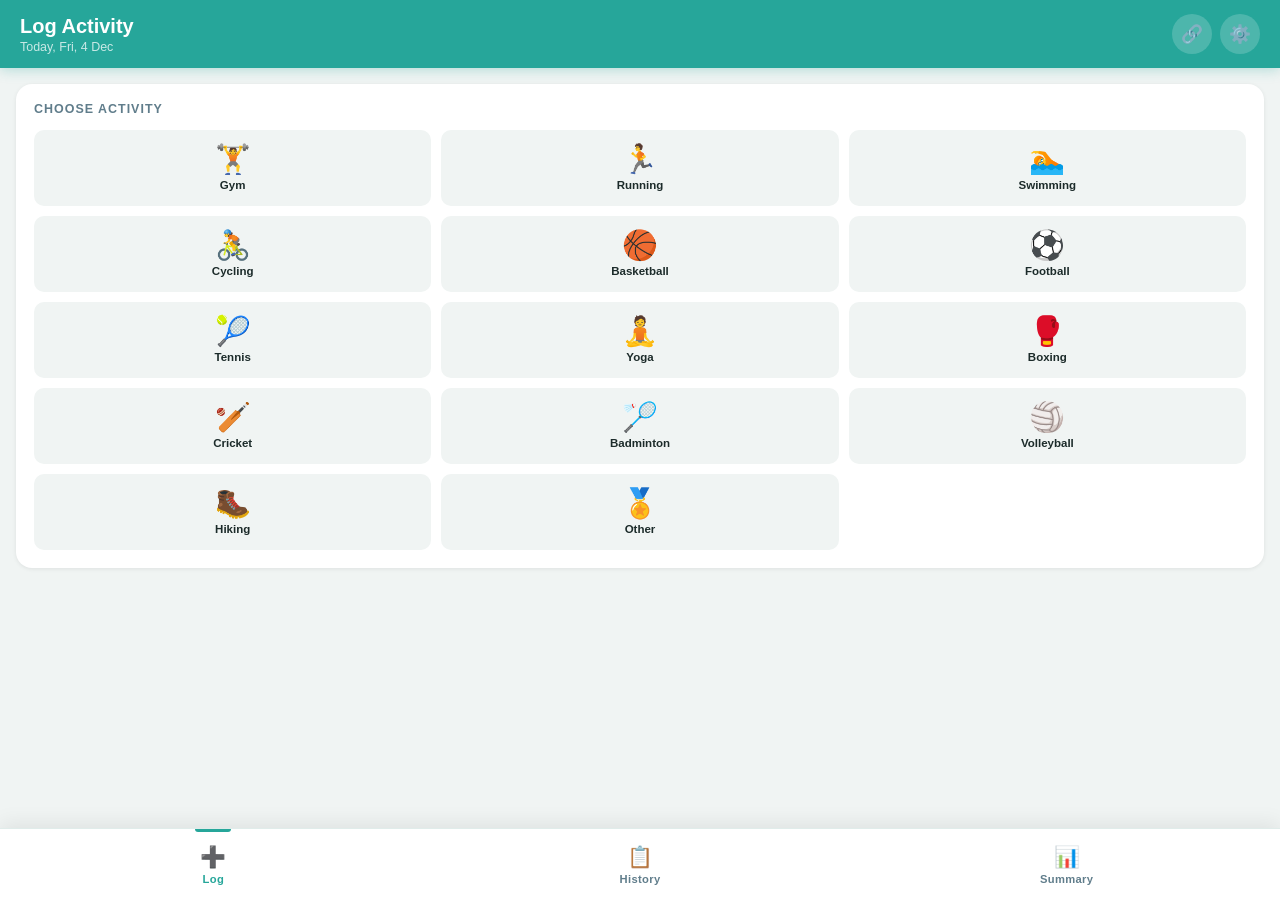
<file: index.html>
<!DOCTYPE html>
<html lang="en">
<head>
  <meta charset="UTF-8">
  <meta name="viewport" content="width=device-width, initial-scale=1.0, maximum-scale=1.0, user-scalable=no">
  <meta name="theme-color" content="#26A69A">
  <meta name="apple-mobile-web-app-capable" content="yes">
  <meta name="apple-mobile-web-app-status-bar-style" content="black-translucent">
  <meta name="apple-mobile-web-app-title" content="ActiveTrack">
  <title>ActiveTrack</title>
  <link rel="manifest" href="manifest.json">
  <link rel="stylesheet" href="styles.css">
</head>
<body>
<div id="app">

  <!-- ── Header ─────────────────────────────────────────────────── -->
  <header id="header">
    <div class="header-content">
      <div class="header-left">
        <h1 id="page-title">Log Activity</h1>
        <p class="subtitle">Today, <span id="today-date"></span></p>
      </div>
      <div class="header-right">
        <button id="google-btn" class="icon-btn" title="Connect Google Calendar" onclick="toggleGoogleAuth()">🔗</button>
        <button class="icon-btn" title="Settings" onclick="showSettings()">⚙️</button>
      </div>
    </div>
  </header>

  <!-- ── Main content ───────────────────────────────────────────── -->
  <main id="main-content">

    <!-- LOG TAB -->
    <section id="tab-log" class="tab-content active">
      <div class="section-card">
        <div class="section-title">Choose Activity</div>
        <div class="activity-grid" id="activity-grid"></div>
      </div>

      <div class="section-card" id="time-section" style="display:none">
        <div class="section-title">Set Time &amp; Duration</div>

        <div class="input-group">
          <label for="activity-date">Date</label>
          <input type="date" id="activity-date">
        </div>

        <div class="input-row">
          <div class="input-group">
            <label for="activity-start">Start Time</label>
            <input type="time" id="activity-start">
          </div>
          <div class="input-group">
            <label for="activity-duration">Duration</label>
            <select id="activity-duration">
              <option value="15">15 min</option>
              <option value="30">30 min</option>
              <option value="45">45 min</option>
              <option value="60" selected>1 hour</option>
              <option value="90">1.5 hours</option>
              <option value="120">2 hours</option>
              <option value="150">2.5 hours</option>
              <option value="180">3 hours</option>
              <option value="custom">Custom…</option>
            </select>
          </div>
        </div>

        <div class="input-group" id="custom-duration-group" style="display:none">
          <label for="custom-duration">Custom (minutes)</label>
          <input type="number" id="custom-duration" min="1" max="600" placeholder="e.g. 75">
        </div>

        <div class="input-group">
          <label for="activity-notes">Notes <span class="text-muted">(optional)</span></label>
          <textarea id="activity-notes" rows="2" placeholder="e.g. Personal best, 5K in 24 mins…"></textarea>
        </div>

        <div id="calendar-sync-row" class="sync-row">
          <span class="sync-label">📅 Sync to Google Calendar</span>
          <label class="toggle">
            <input type="checkbox" id="sync-toggle" checked>
            <span class="toggle-slider"></span>
          </label>
        </div>

        <button id="save-btn" class="primary-btn" onclick="saveActivity()">
          <span>Save Activity</span>
          <span class="btn-icon">✓</span>
        </button>
      </div>
    </section>

    <!-- HISTORY TAB -->
    <section id="tab-history" class="tab-content">
      <div class="filter-row">
        <input type="month" id="history-month" onchange="renderHistory()">
        <button id="filter-all" class="filter-btn active" onclick="filterHistory('all')">All</button>
        <span id="filter-chips"></span>
      </div>
      <div id="history-list"></div>
    </section>

    <!-- SUMMARY TAB -->
    <section id="tab-summary" class="tab-content">
      <div class="month-nav">
        <button class="nav-btn" onclick="changeMonth(-1)">‹</button>
        <h2 id="summary-month-label"></h2>
        <button class="nav-btn" onclick="changeMonth(1)">›</button>
      </div>

      <div class="stats-grid" id="stats-grid"></div>

      <div class="section-card">
        <div class="section-title">Activity Breakdown</div>
        <div id="sport-breakdown"></div>
      </div>

      <div class="section-card">
        <div class="section-title">Month at a Glance</div>
        <div id="calendar-heatmap"></div>
      </div>
    </section>

  </main><!-- /main-content -->

  <!-- ── Bottom Nav ─────────────────────────────────────────────── -->
  <nav id="bottom-nav">
    <button class="nav-item active" data-tab="log">
      <span class="nav-icon">➕</span>
      <span class="nav-label">Log</span>
    </button>
    <button class="nav-item" data-tab="history">
      <span class="nav-icon">📋</span>
      <span class="nav-label">History</span>
    </button>
    <button class="nav-item" data-tab="summary">
      <span class="nav-icon">📊</span>
      <span class="nav-label">Summary</span>
    </button>
  </nav>

</div><!-- /app -->

<!-- ── Settings modal ──────────────────────────────────────────── -->
<div id="settings-modal" class="modal" style="display:none" onclick="closeSettings()">
  <div class="modal-card" onclick="event.stopPropagation()">
    <div class="modal-header">
      <h3>Settings</h3>
      <button class="close-btn" onclick="closeSettings()">×</button>
    </div>

    <div class="input-group">
      <label for="google-client-id">Google OAuth Client ID</label>
      <input type="text" id="google-client-id" placeholder="xxxx.apps.googleusercontent.com">
      <p class="hint">Required for Google Calendar sync.
        <a href="#" onclick="return showSetupGuide()">How to get it?</a></p>
    </div>

    <div id="setup-guide" style="display:none;margin-bottom:16px">
      <ol class="setup-steps">
        <li>Go to <strong>console.cloud.google.com</strong></li>
        <li>Create a project (or select an existing one)</li>
        <li>Enable the <strong>Google Calendar API</strong></li>
        <li>Go to <em>APIs &amp; Services → Credentials</em></li>
        <li>Create an <strong>OAuth 2.0 Client ID</strong> (Web application)</li>
        <li>Add your app URL to <em>Authorised JavaScript origins</em><br>
            (use <code>http://localhost:PORT</code> for local testing)</li>
        <li>Copy the Client ID and paste it above</li>
      </ol>
    </div>

    <button class="primary-btn" onclick="persistSettings()" style="margin-top:4px">
      <span>Save Settings</span>
    </button>
  </div>
</div>

<!-- ── Toast ───────────────────────────────────────────────────── -->
<div id="toast" class="toast"></div>

<script src="app.js"></script>
</body>
</html>
</file>
<file: styles.css>
/* ─── Reset & Base ─────────────────────────────────────────────── */
*, *::before, *::after { box-sizing: border-box; margin: 0; padding: 0; }

:root {
  --primary:        #26A69A;
  --primary-dark:   #00796B;
  --primary-light:  #E0F2F1;
  --accent:         #FF7043;
  --bg:             #F0F4F3;
  --card:           #FFFFFF;
  --text:           #1C2B2A;
  --text-soft:      #607D8B;
  --border:         #E0ECEA;
  --shadow-s:       0 1px 4px rgba(0,0,0,.08);
  --shadow-m:       0 4px 16px rgba(0,0,0,.10);
  --shadow-l:       0 8px 32px rgba(0,0,0,.14);
  --radius-s:       10px;
  --radius-m:       16px;
  --radius-l:       24px;
  --nav-h:          72px;
  --header-h:       68px;
  --transition:     .22s cubic-bezier(.4,0,.2,1);
}

html { font-size: 16px; -webkit-text-size-adjust: 100%; }
body {
  font-family: -apple-system, BlinkMacSystemFont, 'Segoe UI', Roboto, sans-serif;
  background: var(--bg);
  color: var(--text);
  min-height: 100dvh;
  overflow-x: hidden;
}

/* ─── App Shell ─────────────────────────────────────────────────── */
#app { display: flex; flex-direction: column; height: 100dvh; }

/* ─── Header ────────────────────────────────────────────────────── */
#header {
  position: sticky; top: 0; z-index: 100;
  background: var(--primary);
  height: var(--header-h);
  box-shadow: 0 2px 12px rgba(38,166,154,.30);
}
.header-content {
  display: flex; align-items: center; justify-content: space-between;
  height: 100%; padding: 0 20px;
}
#page-title { font-size: 1.25rem; font-weight: 700; color: #fff; line-height: 1.2; }
.subtitle    { font-size: .78rem; color: rgba(255,255,255,.75); margin-top: 2px; }
.header-right { display: flex; gap: 8px; }
.icon-btn {
  width: 40px; height: 40px; border-radius: 50%; border: none;
  background: rgba(255,255,255,.18); color: #fff; font-size: 1.1rem;
  cursor: pointer; display: flex; align-items: center; justify-content: center;
  transition: background var(--transition);
}
.icon-btn:active { background: rgba(255,255,255,.30); }
.google-connected { background: rgba(255,255,255,.30) !important; }

/* ─── Main / Tabs ───────────────────────────────────────────────── */
#main-content {
  flex: 1; overflow-y: auto; overflow-x: hidden;
  padding: 16px 16px calc(var(--nav-h) + 16px);
  scroll-behavior: smooth;
}
.tab-content { display: none; }
.tab-content.active { display: block; animation: fadeIn .2s ease; }
@keyframes fadeIn { from { opacity: 0; transform: translateY(6px); } to { opacity: 1; } }

/* ─── Bottom Nav ────────────────────────────────────────────────── */
#bottom-nav {
  position: fixed; bottom: 0; left: 0; right: 0;
  height: var(--nav-h);
  background: var(--card);
  border-top: 1px solid var(--border);
  display: flex;
  box-shadow: 0 -4px 20px rgba(0,0,0,.08);
  padding-bottom: env(safe-area-inset-bottom);
  z-index: 100;
}
.nav-item {
  flex: 1; border: none; background: none; cursor: pointer;
  display: flex; flex-direction: column; align-items: center; justify-content: center;
  gap: 4px; color: var(--text-soft); transition: color var(--transition);
  position: relative;
}
.nav-item.active { color: var(--primary); }
.nav-item.active::before {
  content: ''; position: absolute; top: 0; left: 50%; transform: translateX(-50%);
  width: 36px; height: 3px; background: var(--primary); border-radius: 0 0 4px 4px;
}
.nav-icon  { font-size: 1.3rem; }
.nav-label { font-size: .7rem; font-weight: 600; letter-spacing: .03em; }

/* ─── Cards ─────────────────────────────────────────────────────── */
.section-card {
  background: var(--card); border-radius: var(--radius-m);
  padding: 18px; margin-bottom: 14px;
  box-shadow: var(--shadow-s);
}
.section-title {
  font-size: .78rem; font-weight: 700; text-transform: uppercase;
  letter-spacing: .08em; color: var(--text-soft); margin-bottom: 14px;
}

/* ─── Activity Grid ─────────────────────────────────────────────── */
.activity-grid {
  display: grid; grid-template-columns: repeat(3, 1fr); gap: 10px;
}
.activity-chip {
  display: flex; flex-direction: column; align-items: center; justify-content: center;
  padding: 12px 6px; border-radius: var(--radius-s); border: 2px solid transparent;
  background: var(--bg); cursor: pointer; transition: all var(--transition);
  gap: 6px; min-height: 76px;
}
.activity-chip:active { transform: scale(.96); }
.activity-chip.selected {
  border-color: var(--act-color, var(--primary));
  background: color-mix(in srgb, var(--act-color, var(--primary)) 12%, white);
}
.chip-icon  { font-size: 1.8rem; line-height: 1; }
.chip-label { font-size: .72rem; font-weight: 600; color: var(--text); text-align: center; }

/* ─── Time Section ──────────────────────────────────────────────── */
#time-section { animation: slideUp .25s ease; }
@keyframes slideUp { from { opacity: 0; transform: translateY(12px); } to { opacity: 1; } }

.input-group { display: flex; flex-direction: column; gap: 6px; margin-bottom: 14px; }
.input-group label { font-size: .78rem; font-weight: 600; color: var(--text-soft); }
.input-group input,
.input-group select,
.input-group textarea {
  border: 1.5px solid var(--border); border-radius: var(--radius-s);
  padding: 11px 14px; font-size: .95rem; color: var(--text);
  background: var(--bg); width: 100%; outline: none;
  transition: border-color var(--transition);
  font-family: inherit;
}
.input-group input:focus,
.input-group select:focus,
.input-group textarea:focus { border-color: var(--primary); background: #fff; }
.input-group textarea { resize: none; }

.input-row { display: grid; grid-template-columns: 1fr 1fr; gap: 12px; }

/* ─── Sync Toggle Row ───────────────────────────────────────────── */
.sync-row {
  display: flex; align-items: center; justify-content: space-between;
  padding: 12px 0; border-top: 1px solid var(--border); margin-bottom: 16px;
}
.sync-label { font-size: .88rem; font-weight: 500; color: var(--text); }
.toggle { position: relative; display: inline-block; width: 46px; height: 26px; }
.toggle input { opacity: 0; width: 0; height: 0; }
.toggle-slider {
  position: absolute; inset: 0; background: #CBD5E1;
  border-radius: 13px; cursor: pointer; transition: var(--transition);
}
.toggle-slider::before {
  content: ''; position: absolute; width: 20px; height: 20px;
  left: 3px; top: 3px; background: #fff; border-radius: 50%;
  transition: var(--transition); box-shadow: var(--shadow-s);
}
.toggle input:checked + .toggle-slider { background: var(--primary); }
.toggle input:checked + .toggle-slider::before { transform: translateX(20px); }

/* ─── Primary Button ────────────────────────────────────────────── */
.primary-btn {
  width: 100%; padding: 15px; border: none; border-radius: var(--radius-m);
  background: var(--primary); color: #fff; font-size: 1rem; font-weight: 700;
  cursor: pointer; display: flex; align-items: center; justify-content: center;
  gap: 8px; letter-spacing: .03em; transition: background var(--transition), transform var(--transition);
  box-shadow: 0 4px 14px rgba(38,166,154,.35);
}
.primary-btn:active { background: var(--primary-dark); transform: scale(.98); }
.primary-btn:disabled { background: #B2DFDB; box-shadow: none; cursor: not-allowed; }
.btn-icon { font-size: 1.1rem; }

.secondary-btn {
  width: 100%; padding: 13px; border: 2px solid var(--primary); border-radius: var(--radius-m);
  background: transparent; color: var(--primary); font-size: .95rem; font-weight: 700;
  cursor: pointer; transition: background var(--transition);
}
.secondary-btn:active { background: var(--primary-light); }

/* ─── History Tab ───────────────────────────────────────────────── */
.filter-row {
  display: flex; gap: 8px; align-items: center; margin-bottom: 14px;
  overflow-x: auto; padding-bottom: 4px;
}
.filter-row::-webkit-scrollbar { display: none; }
.filter-row input[type="month"] {
  border: 1.5px solid var(--border); border-radius: var(--radius-s);
  padding: 8px 12px; font-size: .85rem; color: var(--text);
  background: var(--card); outline: none; min-width: 140px;
}
.filter-btn {
  padding: 7px 14px; border-radius: 20px; border: 1.5px solid var(--border);
  background: var(--card); font-size: .78rem; font-weight: 600; color: var(--text-soft);
  cursor: pointer; white-space: nowrap; transition: all var(--transition);
}
.filter-btn.active { background: var(--primary); border-color: var(--primary); color: #fff; }

.day-group { margin-bottom: 18px; }
.day-label {
  font-size: .75rem; font-weight: 700; text-transform: uppercase;
  letter-spacing: .08em; color: var(--text-soft); margin-bottom: 8px;
  padding-left: 4px;
}
.activity-entry {
  background: var(--card); border-radius: var(--radius-m);
  padding: 14px 16px; margin-bottom: 8px;
  box-shadow: var(--shadow-s);
  display: flex; align-items: center; gap: 14px;
  cursor: pointer; transition: box-shadow var(--transition);
  border-left: 4px solid var(--act-color, var(--primary));
}
.activity-entry:active { box-shadow: var(--shadow-m); }
.entry-icon  { font-size: 1.6rem; flex-shrink: 0; }
.entry-info  { flex: 1; min-width: 0; }
.entry-name  { font-size: .95rem; font-weight: 700; margin-bottom: 2px; }
.entry-time  { font-size: .78rem; color: var(--text-soft); }
.entry-badge {
  font-size: .7rem; font-weight: 700; padding: 4px 9px;
  border-radius: 20px; background: var(--primary-light); color: var(--primary-dark);
  white-space: nowrap; flex-shrink: 0;
}
.entry-actions { display: flex; gap: 8px; margin-top: 10px; }
.entry-detail { max-height: 0; overflow: hidden; transition: max-height .3s ease; }
.entry-detail.open { max-height: 200px; }
.detail-notes { font-size: .83rem; color: var(--text-soft); margin-top: 8px; font-style: italic; }
.cal-badge {
  display: inline-flex; align-items: center; gap: 4px;
  font-size: .72rem; color: #4285F4; margin-top: 6px; font-weight: 600;
}

.empty-state {
  text-align: center; padding: 48px 24px; color: var(--text-soft);
}
.empty-icon  { font-size: 3rem; margin-bottom: 12px; }
.empty-text  { font-size: 1rem; font-weight: 600; margin-bottom: 4px; }
.empty-hint  { font-size: .83rem; }

/* ─── Summary Tab ───────────────────────────────────────────────── */
.month-nav {
  display: flex; align-items: center; justify-content: space-between;
  padding: 4px 0 16px;
}
.month-nav h2 { font-size: 1.1rem; font-weight: 700; }
.nav-btn {
  width: 36px; height: 36px; border-radius: 50%; border: 1.5px solid var(--border);
  background: var(--card); font-size: 1.2rem; color: var(--text); cursor: pointer;
  display: flex; align-items: center; justify-content: center;
  transition: background var(--transition);
}
.nav-btn:active { background: var(--primary-light); }

.stats-grid { display: grid; grid-template-columns: repeat(3, 1fr); gap: 10px; margin-bottom: 14px; }
.stat-card {
  background: var(--card); border-radius: var(--radius-m);
  padding: 14px 12px; text-align: center; box-shadow: var(--shadow-s);
}
.stat-value { font-size: 1.5rem; font-weight: 800; color: var(--primary); line-height: 1; }
.stat-unit  { font-size: .65rem; color: var(--text-soft); font-weight: 600; }
.stat-label { font-size: .72rem; color: var(--text-soft); margin-top: 4px; }

.sport-row {
  display: flex; align-items: center; gap: 12px; padding: 10px 0;
  border-bottom: 1px solid var(--border);
}
.sport-row:last-child { border-bottom: none; }
.sport-icon-sm { font-size: 1.3rem; flex-shrink: 0; }
.sport-info   { flex: 1; }
.sport-name   { font-size: .88rem; font-weight: 600; margin-bottom: 4px; }
.sport-bar    { height: 4px; background: var(--border); border-radius: 2px; overflow: hidden; }
.sport-fill   { height: 100%; background: var(--act-color, var(--primary)); border-radius: 2px; transition: width .6s ease; }
.sport-count  { font-size: .78rem; color: var(--text-soft); white-space: nowrap; }

/* ─── Calendar Heatmap ──────────────────────────────────────────── */
.heatmap-grid {
  display: grid; grid-template-columns: repeat(7, 1fr); gap: 5px; margin-top: 12px;
}
.heatmap-day-label {
  text-align: center; font-size: .65rem; font-weight: 700;
  color: var(--text-soft); text-transform: uppercase; padding-bottom: 4px;
}
.heatmap-cell {
  aspect-ratio: 1; border-radius: 6px; display: flex; align-items: center;
  justify-content: center; font-size: .68rem; font-weight: 600;
  background: var(--bg); color: var(--text-soft); cursor: pointer;
  transition: background var(--transition);
}
.heatmap-cell.has-1  { background: #B2DFDB; color: var(--primary-dark); }
.heatmap-cell.has-2  { background: #80CBC4; color: var(--primary-dark); }
.heatmap-cell.has-3+ { background: var(--primary); color: #fff; }
.heatmap-cell.today  { outline: 2px solid var(--accent); outline-offset: 1px; }
.heatmap-cell.empty  { background: transparent; cursor: default; }

/* ─── Modal ─────────────────────────────────────────────────────── */
.modal {
  position: fixed; inset: 0; z-index: 200;
  background: rgba(0,0,0,.45); display: flex; align-items: flex-end;
  animation: fadeBg .2s ease;
}
@keyframes fadeBg { from { background: rgba(0,0,0,0); } }
.modal-card {
  background: var(--card); width: 100%; border-radius: var(--radius-l) var(--radius-l) 0 0;
  padding: 24px 20px calc(24px + env(safe-area-inset-bottom));
  animation: slideUpModal .25s ease;
  max-height: 80dvh; overflow-y: auto;
}
@keyframes slideUpModal { from { transform: translateY(100%); } }
.modal-header {
  display: flex; align-items: center; justify-content: space-between; margin-bottom: 20px;
}
.modal-header h3 { font-size: 1.1rem; font-weight: 700; }
.close-btn {
  width: 32px; height: 32px; border-radius: 50%; border: none;
  background: var(--bg); font-size: 1.2rem; cursor: pointer; color: var(--text-soft);
  display: flex; align-items: center; justify-content: center;
}
.hint { font-size: .75rem; color: var(--text-soft); margin-top: 4px; }
.hint a { color: var(--primary); text-decoration: none; }

.setup-steps { list-style: none; counter-reset: step; margin: 12px 0; }
.setup-steps li {
  counter-increment: step; padding: 8px 0 8px 36px; position: relative;
  font-size: .85rem; border-bottom: 1px solid var(--border); color: var(--text);
}
.setup-steps li::before {
  content: counter(step); position: absolute; left: 0; top: 8px;
  width: 24px; height: 24px; background: var(--primary); color: #fff;
  border-radius: 50%; font-size: .7rem; font-weight: 700;
  display: flex; align-items: center; justify-content: center;
}

/* ─── Delete button ─────────────────────────────────────────────── */
.delete-btn {
  padding: 7px 14px; border-radius: var(--radius-s); border: 1.5px solid #FFCDD2;
  background: #FFF5F5; color: #E53935; font-size: .8rem; font-weight: 600; cursor: pointer;
  transition: background var(--transition);
}
.delete-btn:active { background: #FFCDD2; }
.edit-btn {
  padding: 7px 14px; border-radius: var(--radius-s); border: 1.5px solid var(--primary-light);
  background: var(--primary-light); color: var(--primary-dark); font-size: .8rem; font-weight: 600; cursor: pointer;
}

/* ─── Toast ─────────────────────────────────────────────────────── */
.toast {
  position: fixed; bottom: calc(var(--nav-h) + 16px); left: 50%; transform: translateX(-50%) translateY(20px);
  background: #263238; color: #fff; padding: 11px 20px; border-radius: 24px;
  font-size: .85rem; font-weight: 500; opacity: 0; pointer-events: none;
  transition: opacity .25s, transform .25s; white-space: nowrap; z-index: 300;
  box-shadow: var(--shadow-l);
}
.toast.show { opacity: 1; transform: translateX(-50%) translateY(0); }

/* ─── Util ──────────────────────────────────────────────────────── */
.divider { height: 1px; background: var(--border); margin: 14px 0; }
.text-muted { color: var(--text-soft); font-size: .83rem; }
.mt-8  { margin-top: 8px; }
.mt-12 { margin-top: 12px; }
</file>
